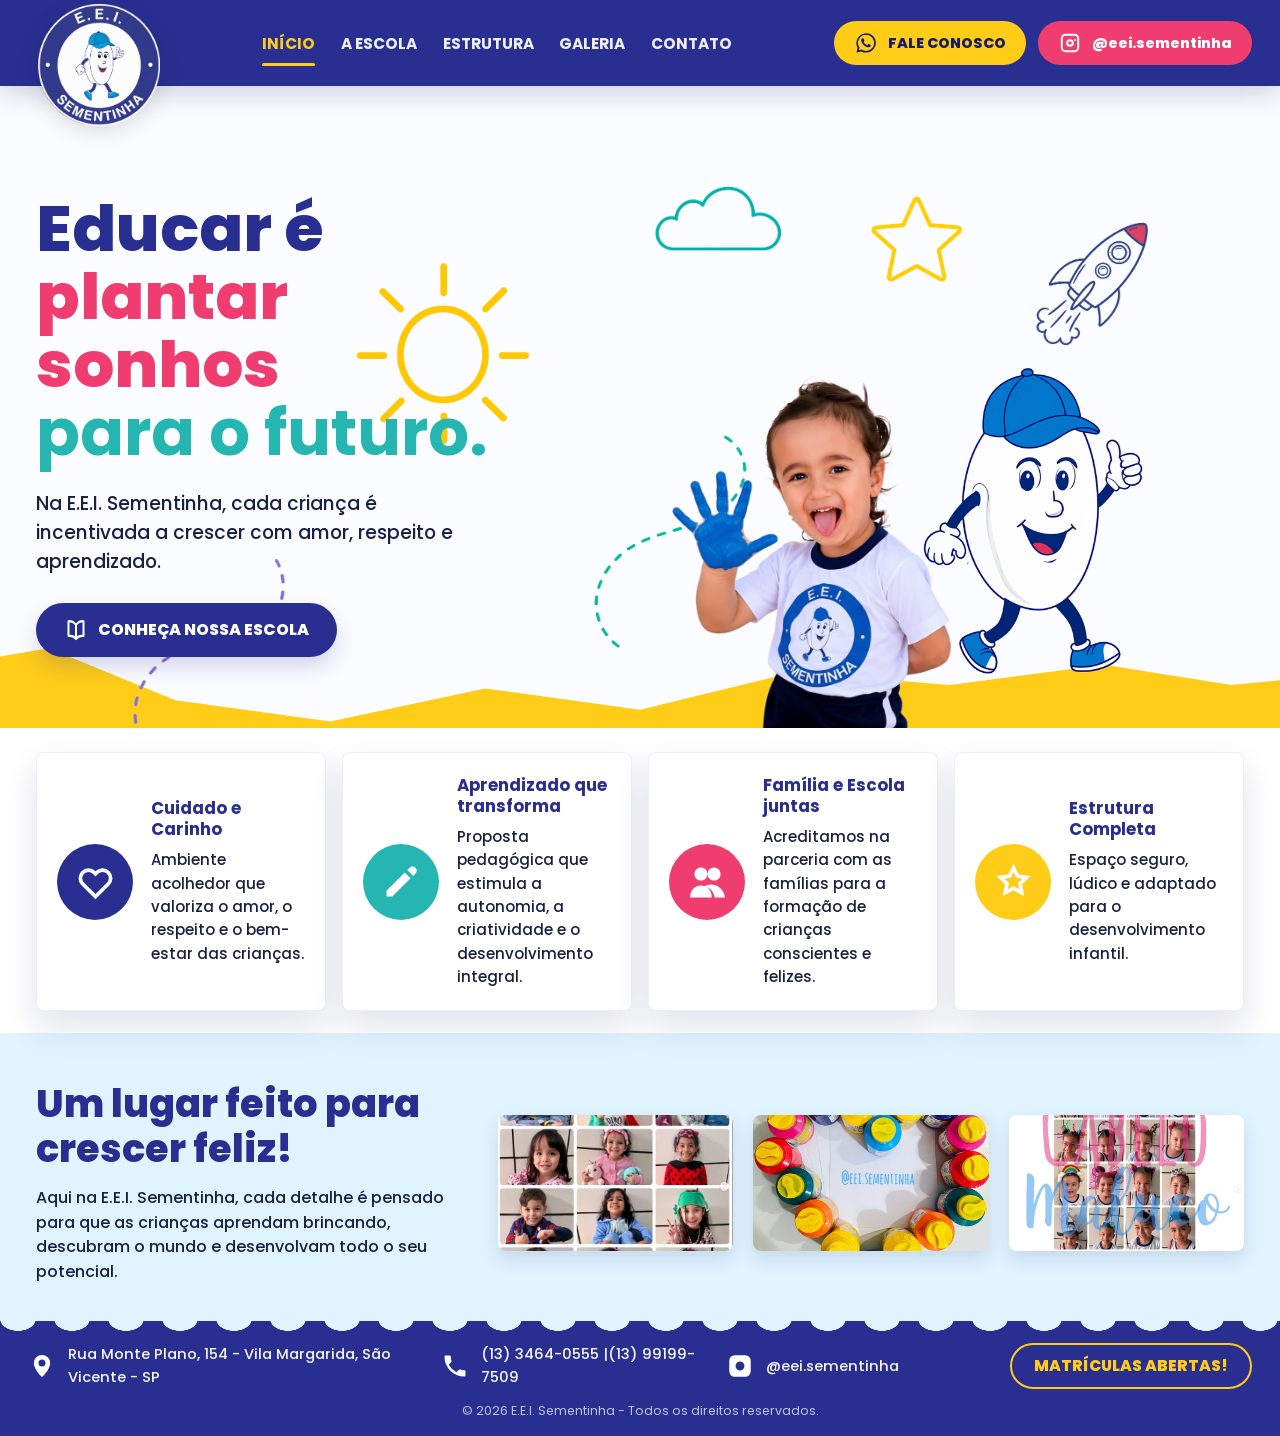
<file: index.html>
<!DOCTYPE html>
<html lang="pt-BR">
<head>
  <meta charset="UTF-8">
  <meta name="viewport" content="width=device-width, initial-scale=1.0">
  <meta name="description" content="E.E.I. Sementinha: escola de educação infantil em São Vicente com cuidado, carinho, aprendizagem e estrutura preparada para cada fase da criança.">
  <title>E.E.I. Sementinha | Educação Infantil</title>
  <link rel="icon" href="assets/sementinha.ico">
  <link rel="preconnect" href="https://fonts.googleapis.com">
  <link rel="preconnect" href="https://fonts.gstatic.com" crossorigin>
  <link href="https://fonts.googleapis.com/css2?family=Poppins:wght@400;500;600;700;800&display=swap" rel="stylesheet">
  <link rel="stylesheet" href="style.css">
  <script src="script.js" defer></script>
</head>
<body>
  <header class="site-header">
    <a class="brand" href="index.html" aria-label="E.E.I. Sementinha">
      <img src="assets/logo.png" alt="Logo E.E.I. Sementinha">
    </a>

    <button class="menu-toggle" type="button" aria-label="Abrir menu" aria-expanded="false">
      <span></span>
      <span></span>
      <span></span>
    </button>

    <nav class="main-nav" aria-label="Menu principal">
      <a class="active" href="index.html">Início</a>
      <a href="escola.html">A Escola</a>
      <a href="estrutura.html">Estrutura</a>
      <a href="galeria.html">Galeria</a>
      <a href="contato.html">Contato</a>
    </nav>

    <div class="header-actions">
      <a class="pill pill-whatsapp" href="https://wa.me/5513991997509" target="_blank" rel="noopener" aria-label="Fale conosco pelo WhatsApp">
        <svg viewBox="0 0 24 24" aria-hidden="true"><path d="M19.1 4.9A9.9 9.9 0 0 0 3.6 16.8L2.5 21.5l4.8-1.1A9.9 9.9 0 0 0 12 21.6 9.9 9.9 0 0 0 19.1 4.9Zm-7.1 15a8 8 0 0 1-4.1-1.1l-.3-.2-2.8.7.7-2.7-.2-.3A8.1 8.1 0 1 1 12 19.9Zm4.5-6.1c-.2-.1-1.4-.7-1.6-.8-.2-.1-.4-.1-.6.1-.2.2-.6.8-.8.9-.1.2-.3.2-.5.1a6.6 6.6 0 0 1-3.3-2.9c-.1-.2 0-.4.1-.5l.4-.5c.1-.1.1-.2.2-.4.1-.1 0-.3 0-.4 0-.1-.5-1.3-.7-1.7-.2-.4-.4-.4-.6-.4h-.5c-.2 0-.4.1-.6.3-.2.2-.8.8-.8 2s.8 2.3.9 2.5c.1.2 1.6 2.6 4 3.6.6.3 1 .4 1.4.5.6.2 1.1.1 1.5.1.5-.1 1.4-.6 1.6-1.1.2-.6.2-1 .2-1.1-.1-.2-.2-.2-.4-.3Z"/></svg>
        Fale Conosco
      </a>
      <a class="pill pill-instagram" href="https://www.instagram.com/eei.sementinha/" target="_blank" rel="noopener" aria-label="Instagram da E.E.I. Sementinha">
        <svg viewBox="0 0 24 24" aria-hidden="true"><path d="M7.4 2.8h9.2a4.6 4.6 0 0 1 4.6 4.6v9.2a4.6 4.6 0 0 1-4.6 4.6H7.4a4.6 4.6 0 0 1-4.6-4.6V7.4a4.6 4.6 0 0 1 4.6-4.6Zm0 2A2.6 2.6 0 0 0 4.8 7.4v9.2a2.6 2.6 0 0 0 2.6 2.6h9.2a2.6 2.6 0 0 0 2.6-2.6V7.4a2.6 2.6 0 0 0-2.6-2.6H7.4Zm4.6 3.4a3.8 3.8 0 1 1 0 7.6 3.8 3.8 0 0 1 0-7.6Zm0 2a1.8 1.8 0 1 0 0 3.6 1.8 1.8 0 0 0 0-3.6Zm5-2.2a1 1 0 1 1 0 2 1 1 0 0 1 0-2Z"/></svg>
        @eei.sementinha
      </a>
    </div>
  </header>

  <main>
    <section class="hero">
      <img src="assets/sol.png" class="decor decor-sun" alt="">
      <img src="assets/nuvem.png" class="decor decor-cloud" alt="">
      <img src="assets/estrela.png" class="decor decor-star" alt="">
      <img src="assets/foguete.png" class="decor decor-rocket" alt="">
      <img src="assets/linha1.png" class="decor decor-line-one" alt="">
      <img src="assets/linha2.png" class="decor decor-line-two" alt="">

      <div class="hero-inner">
        <div class="hero-copy reveal">
          <h1>Educar é <span>plantar sonhos</span> <strong>para o futuro.</strong></h1>
          <p>Na E.E.I. Sementinha, cada criança é incentivada a crescer com amor, respeito e aprendizado.</p>
          <a class="cta" href="escola.html">
            <svg viewBox="0 0 24 24" aria-hidden="true"><path d="M12 5.5A8.8 8.8 0 0 0 5 2.1 1.5 1.5 0 0 0 3.5 3.6v13.8A1.5 1.5 0 0 0 5 18.9a8.8 8.8 0 0 1 7 3.4 8.8 8.8 0 0 1 7-3.4 1.5 1.5 0 0 0 1.5-1.5V3.6A1.5 1.5 0 0 0 19 2.1a8.8 8.8 0 0 0-7 3.4Zm-1 12.6a10.8 10.8 0 0 0-5.5-1.3V4.2A6.8 6.8 0 0 1 11 7v11.1Zm2 0V7a6.8 6.8 0 0 1 5.5-2.8v12.6a10.8 10.8 0 0 0-5.5 1.3Z"/></svg>
            Conheça nossa escola
          </a>
        </div>

        <div class="hero-visual" aria-hidden="true">
          <img class="hero-child" src="assets/malu.png" alt="">
          <img class="hero-mascot" src="assets/mascote.png" alt="">
        </div>
      </div>
    </section>

    <section class="benefits" aria-label="Diferenciais da escola">
      <article class="benefit-card reveal">
        <div class="benefit-icon icon-blue"><svg viewBox="0 0 24 24"><path d="M12 21.4 4.5 14A5.3 5.3 0 0 1 12 6.5 5.3 5.3 0 0 1 19.5 14L12 21.4Zm0-2.8 6.1-6a3.3 3.3 0 0 0-4.7-4.7l-1.4 1.4-1.4-1.4a3.3 3.3 0 1 0-4.7 4.7l6.1 6Z"/></svg></div>
        <div>
          <h2>Cuidado e Carinho</h2>
          <p>Ambiente acolhedor que valoriza o amor, o respeito e o bem-estar das crianças.</p>
        </div>
      </article>
      <article class="benefit-card reveal">
        <div class="benefit-icon icon-teal"><svg viewBox="0 0 24 24"><path d="m4 16.9 9.7-9.7 3.1 3.1L7.1 20H4v-3.1Zm11.1-11 1.3-1.3a2.2 2.2 0 0 1 3.1 3.1l-1.3 1.3-3.1-3.1Z"/></svg></div>
        <div>
          <h2>Aprendizado que transforma</h2>
          <p>Proposta pedagógica que estimula a autonomia, a criatividade e o desenvolvimento integral.</p>
        </div>
      </article>
      <article class="benefit-card reveal">
        <div class="benefit-icon icon-pink"><svg viewBox="0 0 24 24"><path d="M8.5 11.5a3.5 3.5 0 1 1 0-7 3.5 3.5 0 0 1 0 7Zm7 0a3.5 3.5 0 1 1 0-7 3.5 3.5 0 0 1 0 7ZM2.8 19.8a5.7 5.7 0 0 1 11.4 0v.7H2.8v-.7Zm7.5-5.3a7.5 7.5 0 0 1 11 6H15.9a7.5 7.5 0 0 0-5.6-6Z"/></svg></div>
        <div>
          <h2>Família e Escola juntas</h2>
          <p>Acreditamos na parceria com as famílias para a formação de crianças conscientes e felizes.</p>
        </div>
      </article>
      <article class="benefit-card reveal">
        <div class="benefit-icon icon-yellow"><svg viewBox="0 0 24 24"><path d="m12 2.5 2.8 5.7 6.3.9-4.5 4.4 1.1 6.2-5.7-3-5.7 3 1.1-6.2-4.5-4.4 6.3-.9L12 2.5Zm0 4.5-1.5 3-3.3.5 2.4 2.3-.6 3.3 3-1.6 3 1.6-.6-3.3 2.4-2.3-3.3-.5L12 7Z"/></svg></div>
        <div>
          <h2>Estrutura Completa</h2>
          <p>Espaço seguro, lúdico e adaptado para o desenvolvimento infantil.</p>
        </div>
      </article>
    </section>

    <section class="home-gallery">
      <div class="home-gallery-copy reveal">
        <h2>Um lugar feito para crescer feliz!</h2>
        <p>Aqui na E.E.I. Sementinha, cada detalhe é pensado para que as crianças aprendam brincando, descubram o mundo e desenvolvam todo o seu potencial.</p>
      </div>
      <div class="home-gallery-grid reveal">
        <img src="assets/foto2.png" alt="Parquinho colorido da escola">
        <img src="assets/foto1.png" alt="Sala de aula infantil organizada">
        <img src="assets/foto3.png" alt="Criança com as mãos pintadas">
      </div>
    </section>
  </main>

  <footer class="site-footer">
    <div class="footer-wave"></div>
    <div class="footer-content">
      <a class="footer-item" href="https://maps.google.com/?q=Rua%20Monte%20Plano%20154%20Vila%20Margarida%20S%C3%A3o%20Vicente%20SP" target="_blank" rel="noopener">
        <svg viewBox="0 0 24 24"><path d="M12 21.5s7-6.1 7-12A7 7 0 1 0 5 9.5c0 5.9 7 12 7 12Zm0-9a3 3 0 1 1 0-6 3 3 0 0 1 0 6Z"/></svg>
        Rua Monte Plano, 154 - Vila Margarida, São Vicente - SP
      </a>
      <a class="footer-item" href="tel:+551334640555">
        <svg viewBox="0 0 24 24"><path d="M6.6 10.8a15.4 15.4 0 0 0 6.6 6.6l2.2-2.2a1 1 0 0 1 1-.2 11.5 11.5 0 0 0 3.6.6 1 1 0 0 1 1 1V20a1 1 0 0 1-1 1A17 17 0 0 1 3 4a1 1 0 0 1 1-1h3.4a1 1 0 0 1 1 1 11.5 11.5 0 0 0 .6 3.6 1 1 0 0 1-.2 1l-2.2 2.2Z"/></svg>
        (13) 3464-0555 |(13) 99199-7509
      </a>
      <a class="footer-item" href="https://www.instagram.com/eei.sementinha/" target="_blank" rel="noopener">
        <svg viewBox="0 0 24 24"><path d="M7.4 2.8h9.2a4.6 4.6 0 0 1 4.6 4.6v9.2a4.6 4.6 0 0 1-4.6 4.6H7.4a4.6 4.6 0 0 1-4.6-4.6V7.4a4.6 4.6 0 0 1 4.6-4.6Zm4.6 5.4a3.8 3.8 0 1 0 0 7.6 3.8 3.8 0 0 0 0-7.6Z"/></svg>
        @eei.sementinha
      </a>
      <a class="footer-cta" href="contato.html">Matrículas abertas!</a>
    </div>
    <p class="footer-copy">© 2026 E.E.I. Sementinha - Todos os direitos reservados.</p>
  </footer>
</body>
</html>
</file>
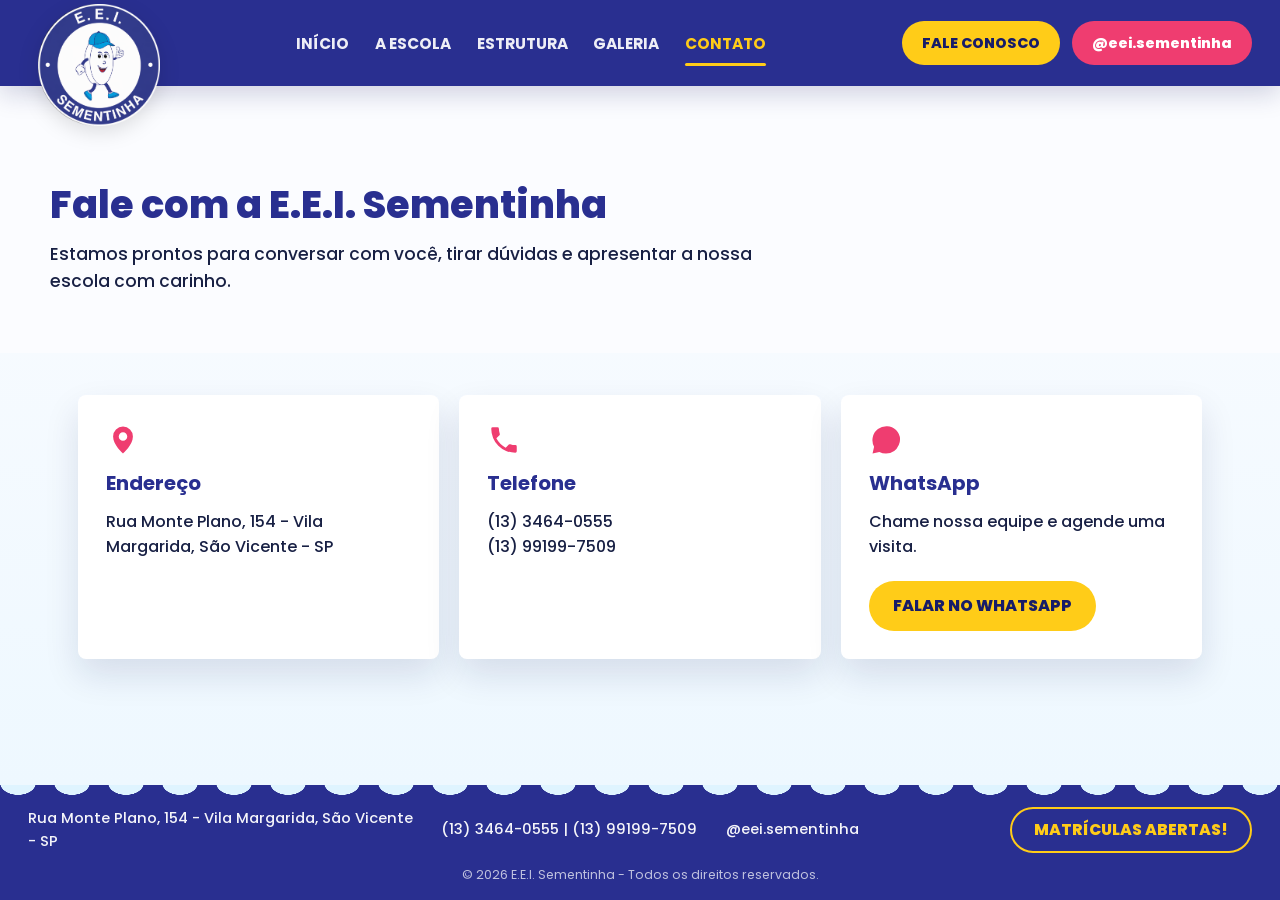
<file: contato.html>
<!DOCTYPE html>
<html lang="pt-BR">
<head>
  <meta charset="UTF-8">
  <meta name="viewport" content="width=device-width, initial-scale=1.0">
  <meta name="description" content="Entre em contato com a E.E.I. Sementinha em São Vicente pelo WhatsApp, telefone ou Instagram.">
  <title>Contato | E.E.I. Sementinha</title>
  <link rel="icon" href="assets/sementinha.ico">
  <link rel="preconnect" href="https://fonts.googleapis.com">
  <link rel="preconnect" href="https://fonts.gstatic.com" crossorigin>
  <link href="https://fonts.googleapis.com/css2?family=Poppins:wght@400;500;600;700;800&display=swap" rel="stylesheet">
  <link rel="stylesheet" href="style.css">
  <script src="script.js" defer></script>
</head>
<body>
  <header class="site-header">
    <a class="brand" href="index.html" aria-label="E.E.I. Sementinha"><img src="assets/logo.png" alt="Logo E.E.I. Sementinha"></a>
    <button class="menu-toggle" type="button" aria-label="Abrir menu" aria-expanded="false"><span></span><span></span><span></span></button>
    <nav class="main-nav" aria-label="Menu principal">
      <a href="index.html">Início</a>
      <a href="escola.html">A Escola</a>
      <a href="estrutura.html">Estrutura</a>
      <a href="galeria.html">Galeria</a>
      <a class="active" href="contato.html">Contato</a>
    </nav>
    <div class="header-actions">
      <a class="pill pill-whatsapp" href="https://wa.me/5513991997509" target="_blank" rel="noopener">Fale Conosco</a>
      <a class="pill pill-instagram" href="https://www.instagram.com/eei.sementinha/" target="_blank" rel="noopener">@eei.sementinha</a>
    </div>
  </header>

  <main class="page-main">
    <section class="page-hero">
      <div class="container reveal">
        <h1>Fale com a E.E.I. Sementinha</h1>
        <p>Estamos prontos para conversar com você, tirar dúvidas e apresentar a nossa escola com carinho.</p>
      </div>
    </section>

    <section class="content-section">
      <div class="contact-grid">
        <article class="contact-card reveal">
          <svg viewBox="0 0 24 24" aria-hidden="true"><path d="M12 21.5s7-6.1 7-12A7 7 0 1 0 5 9.5c0 5.9 7 12 7 12Zm0-9a3 3 0 1 1 0-6 3 3 0 0 1 0 6Z"/></svg>
          <h2>Endereço</h2>
          <p>Rua Monte Plano, 154 - Vila Margarida, São Vicente - SP</p>
        </article>
        <article class="contact-card reveal">
          <svg viewBox="0 0 24 24" aria-hidden="true"><path d="M6.6 10.8a15.4 15.4 0 0 0 6.6 6.6l2.2-2.2a1 1 0 0 1 1-.2 11.5 11.5 0 0 0 3.6.6 1 1 0 0 1 1 1V20a1 1 0 0 1-1 1A17 17 0 0 1 3 4a1 1 0 0 1 1-1h3.4a1 1 0 0 1 1 1 11.5 11.5 0 0 0 .6 3.6 1 1 0 0 1-.2 1l-2.2 2.2Z"/></svg>
          <h2>Telefone</h2>
          <p>(13) 3464-0555<br>(13) 99199-7509</p>
        </article>
        <article class="contact-card reveal">
          <svg viewBox="0 0 24 24" aria-hidden="true"><path d="M19.1 4.9A9.9 9.9 0 0 0 3.6 16.8L2.5 21.5l4.8-1.1A9.9 9.9 0 0 0 12 21.6 9.9 9.9 0 0 0 19.1 4.9Z"/></svg>
          <h2>WhatsApp</h2>
          <p>Chame nossa equipe e agende uma visita.</p>
          <a class="contact-button" href="https://wa.me/5513991997509" target="_blank" rel="noopener">Falar no WhatsApp</a>
        </article>
      </div>
    </section>
  </main>

  <footer class="site-footer">
    <div class="footer-wave"></div>
    <div class="footer-content">
      <a class="footer-item" href="https://maps.google.com/?q=Rua%20Monte%20Plano%20154%20Vila%20Margarida%20S%C3%A3o%20Vicente%20SP" target="_blank" rel="noopener">Rua Monte Plano, 154 - Vila Margarida, São Vicente - SP</a>
      <a class="footer-item" href="tel:+551334640555">(13) 3464-0555 | (13) 99199-7509</a>
      <a class="footer-item" href="https://www.instagram.com/eei.sementinha/" target="_blank" rel="noopener">@eei.sementinha</a>
      <a class="footer-cta" href="contato.html">Matrículas abertas!</a>
    </div>
    <p class="footer-copy">© 2026 E.E.I. Sementinha - Todos os direitos reservados.</p>
  </footer>
</body>
</html>
</file>
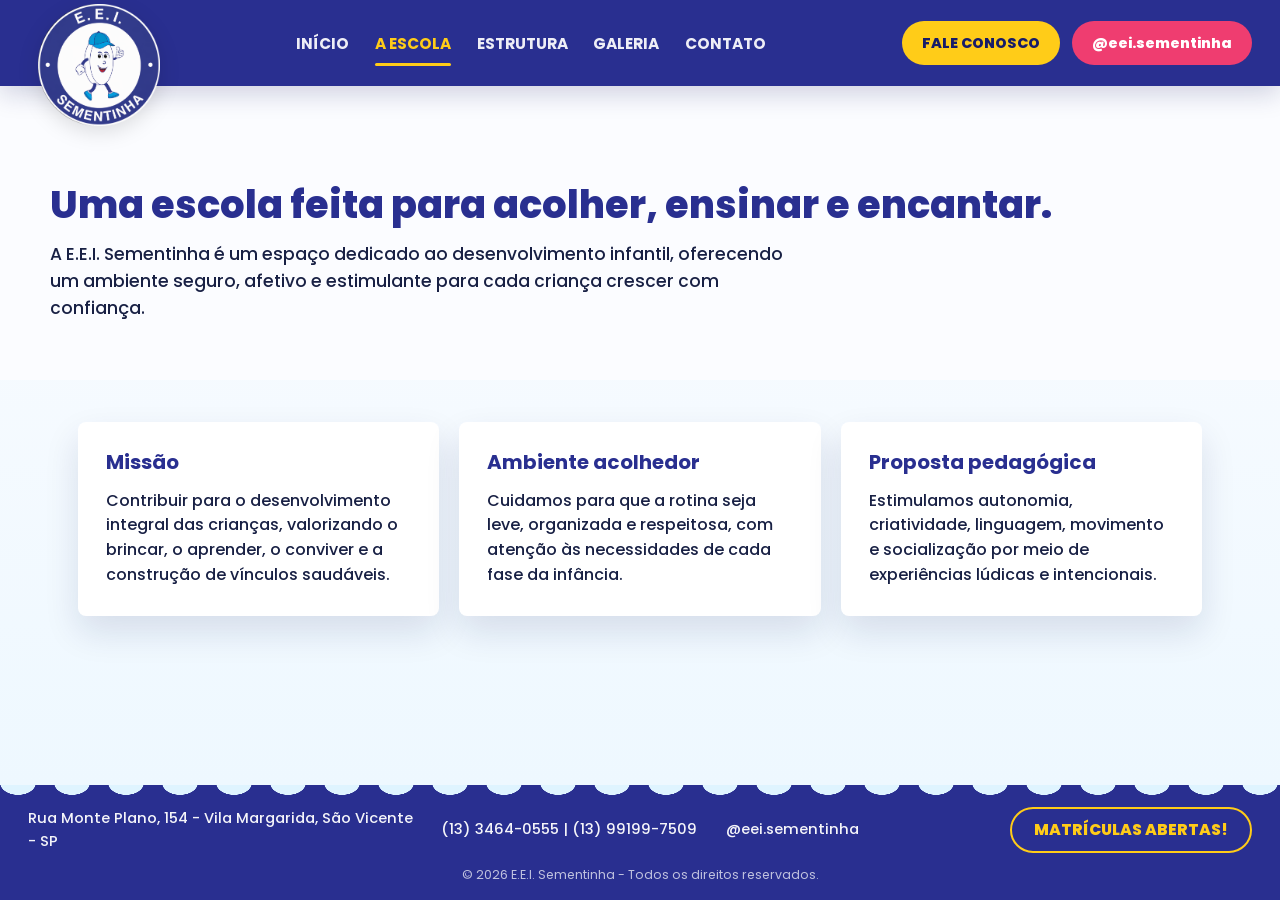
<file: escola.html>
<!DOCTYPE html>
<html lang="pt-BR">
<head>
  <meta charset="UTF-8">
  <meta name="viewport" content="width=device-width, initial-scale=1.0">
  <meta name="description" content="Conheça a E.E.I. Sementinha, nossa missão, proposta pedagógica e cuidado com o desenvolvimento infantil.">
  <title>A Escola | E.E.I. Sementinha</title>
  <link rel="icon" href="assets/sementinha.ico">
  <link rel="preconnect" href="https://fonts.googleapis.com">
  <link rel="preconnect" href="https://fonts.gstatic.com" crossorigin>
  <link href="https://fonts.googleapis.com/css2?family=Poppins:wght@400;500;600;700;800&display=swap" rel="stylesheet">
  <link rel="stylesheet" href="style.css">
  <script src="script.js" defer></script>
</head>
<body>
  <header class="site-header">
    <a class="brand" href="index.html" aria-label="E.E.I. Sementinha"><img src="assets/logo.png" alt="Logo E.E.I. Sementinha"></a>
    <button class="menu-toggle" type="button" aria-label="Abrir menu" aria-expanded="false"><span></span><span></span><span></span></button>
    <nav class="main-nav" aria-label="Menu principal">
      <a href="index.html">Início</a>
      <a class="active" href="escola.html">A Escola</a>
      <a href="estrutura.html">Estrutura</a>
      <a href="galeria.html">Galeria</a>
      <a href="contato.html">Contato</a>
    </nav>
    <div class="header-actions">
      <a class="pill pill-whatsapp" href="https://wa.me/5513991997509" target="_blank" rel="noopener">Fale Conosco</a>
      <a class="pill pill-instagram" href="https://www.instagram.com/eei.sementinha/" target="_blank" rel="noopener">@eei.sementinha</a>
    </div>
  </header>

  <main class="page-main">
    <section class="page-hero">
      <div class="container reveal">
        <h1>Uma escola feita para acolher, ensinar e encantar.</h1>
        <p>A E.E.I. Sementinha é um espaço dedicado ao desenvolvimento infantil, oferecendo um ambiente seguro, afetivo e estimulante para cada criança crescer com confiança.</p>
      </div>
    </section>

    <section class="content-section">
      <div class="feature-grid">
        <article class="feature reveal">
          <h2>Missão</h2>
          <p>Contribuir para o desenvolvimento integral das crianças, valorizando o brincar, o aprender, o conviver e a construção de vínculos saudáveis.</p>
        </article>
        <article class="feature reveal">
          <h2>Ambiente acolhedor</h2>
          <p>Cuidamos para que a rotina seja leve, organizada e respeitosa, com atenção às necessidades de cada fase da infância.</p>
        </article>
        <article class="feature reveal" id="proposta">
          <h2>Proposta pedagógica</h2>
          <p>Estimulamos autonomia, criatividade, linguagem, movimento e socialização por meio de experiências lúdicas e intencionais.</p>
        </article>
      </div>
    </section>
  </main>

  <footer class="site-footer">
    <div class="footer-wave"></div>
    <div class="footer-content">
      <a class="footer-item" href="https://maps.google.com/?q=Rua%20Monte%20Plano%20154%20Vila%20Margarida%20S%C3%A3o%20Vicente%20SP" target="_blank" rel="noopener">Rua Monte Plano, 154 - Vila Margarida, São Vicente - SP</a>
      <a class="footer-item" href="tel:+551334640555">(13) 3464-0555 | (13) 99199-7509</a>
      <a class="footer-item" href="https://www.instagram.com/eei.sementinha/" target="_blank" rel="noopener">@eei.sementinha</a>
      <a class="footer-cta" href="contato.html">Matrículas abertas!</a>
    </div>
    <p class="footer-copy">© 2026 E.E.I. Sementinha - Todos os direitos reservados.</p>
  </footer>
</body>
</html>
</file>
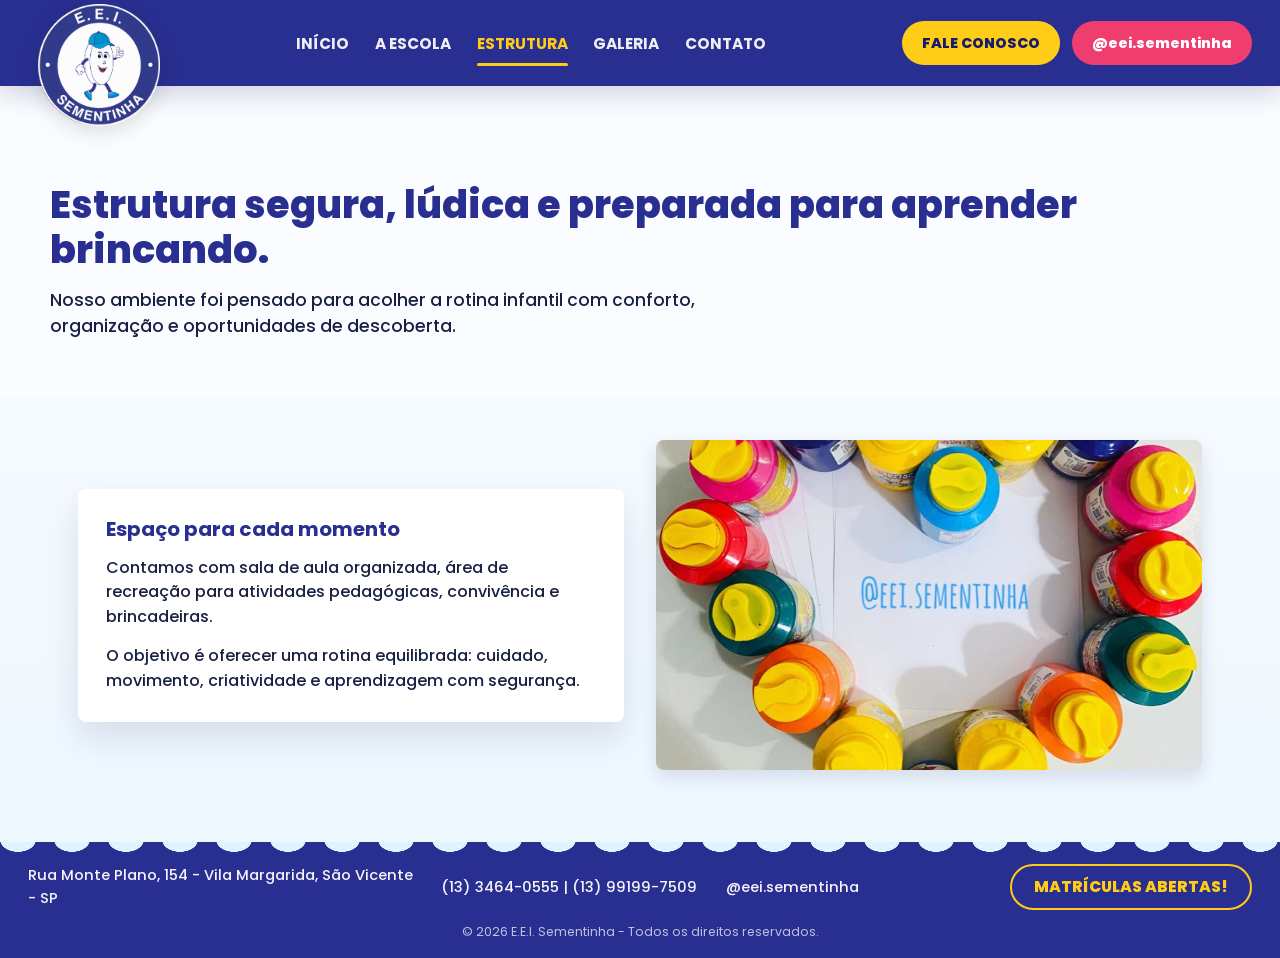
<file: estrutura.html>
<!DOCTYPE html>
<html lang="pt-BR">
<head>
  <meta charset="UTF-8">
  <meta name="viewport" content="width=device-width, initial-scale=1.0">
  <meta name="description" content="Conheça a estrutura da E.E.I. Sementinha: salas, recreação e espaços preparados para educação infantil.">
  <title>Estrutura | E.E.I. Sementinha</title>
  <link rel="icon" href="assets/sementinha.ico">
  <link rel="preconnect" href="https://fonts.googleapis.com">
  <link rel="preconnect" href="https://fonts.gstatic.com" crossorigin>
  <link href="https://fonts.googleapis.com/css2?family=Poppins:wght@400;500;600;700;800&display=swap" rel="stylesheet">
  <link rel="stylesheet" href="style.css">
  <script src="script.js" defer></script>
</head>
<body>
  <header class="site-header">
    <a class="brand" href="index.html" aria-label="E.E.I. Sementinha"><img src="assets/logo.png" alt="Logo E.E.I. Sementinha"></a>
    <button class="menu-toggle" type="button" aria-label="Abrir menu" aria-expanded="false"><span></span><span></span><span></span></button>
    <nav class="main-nav" aria-label="Menu principal">
      <a href="index.html">Início</a>
      <a href="escola.html">A Escola</a>
      <a class="active" href="estrutura.html">Estrutura</a>
      <a href="galeria.html">Galeria</a>
      <a href="contato.html">Contato</a>
    </nav>
    <div class="header-actions">
      <a class="pill pill-whatsapp" href="https://wa.me/5513991997509" target="_blank" rel="noopener">Fale Conosco</a>
      <a class="pill pill-instagram" href="https://www.instagram.com/eei.sementinha/" target="_blank" rel="noopener">@eei.sementinha</a>
    </div>
  </header>

  <main class="page-main">
    <section class="page-hero">
      <div class="container reveal">
        <h1>Estrutura segura, lúdica e preparada para aprender brincando.</h1>
        <p>Nosso ambiente foi pensado para acolher a rotina infantil com conforto, organização e oportunidades de descoberta.</p>
      </div>
    </section>

    <section class="content-section">
      <div class="structure-layout">
        <div class="feature reveal">
          <h2>Espaço para cada momento</h2>
          <p>Contamos com sala de aula organizada, área de recreação para atividades pedagógicas, convivência e brincadeiras.</p>
          <p>O objetivo é oferecer uma rotina equilibrada: cuidado, movimento, criatividade e aprendizagem com segurança.</p>
        </div>
        <img class="structure-image reveal" src="assets/foto1.png" alt="Sala de aula infantil da E.E.I. Sementinha">
      </div>
    </section>
  </main>

  <footer class="site-footer">
    <div class="footer-wave"></div>
    <div class="footer-content">
      <a class="footer-item" href="https://maps.google.com/?q=Rua%20Monte%20Plano%20154%20Vila%20Margarida%20S%C3%A3o%20Vicente%20SP" target="_blank" rel="noopener">Rua Monte Plano, 154 - Vila Margarida, São Vicente - SP</a>
      <a class="footer-item" href="tel:+551334640555">(13) 3464-0555 | (13) 99199-7509</a>
      <a class="footer-item" href="https://www.instagram.com/eei.sementinha/" target="_blank" rel="noopener">@eei.sementinha</a>
      <a class="footer-cta" href="contato.html">Matrículas abertas!</a>
    </div>
    <p class="footer-copy">© 2026 E.E.I. Sementinha - Todos os direitos reservados.</p>
  </footer>
</body>
</html>
</file>
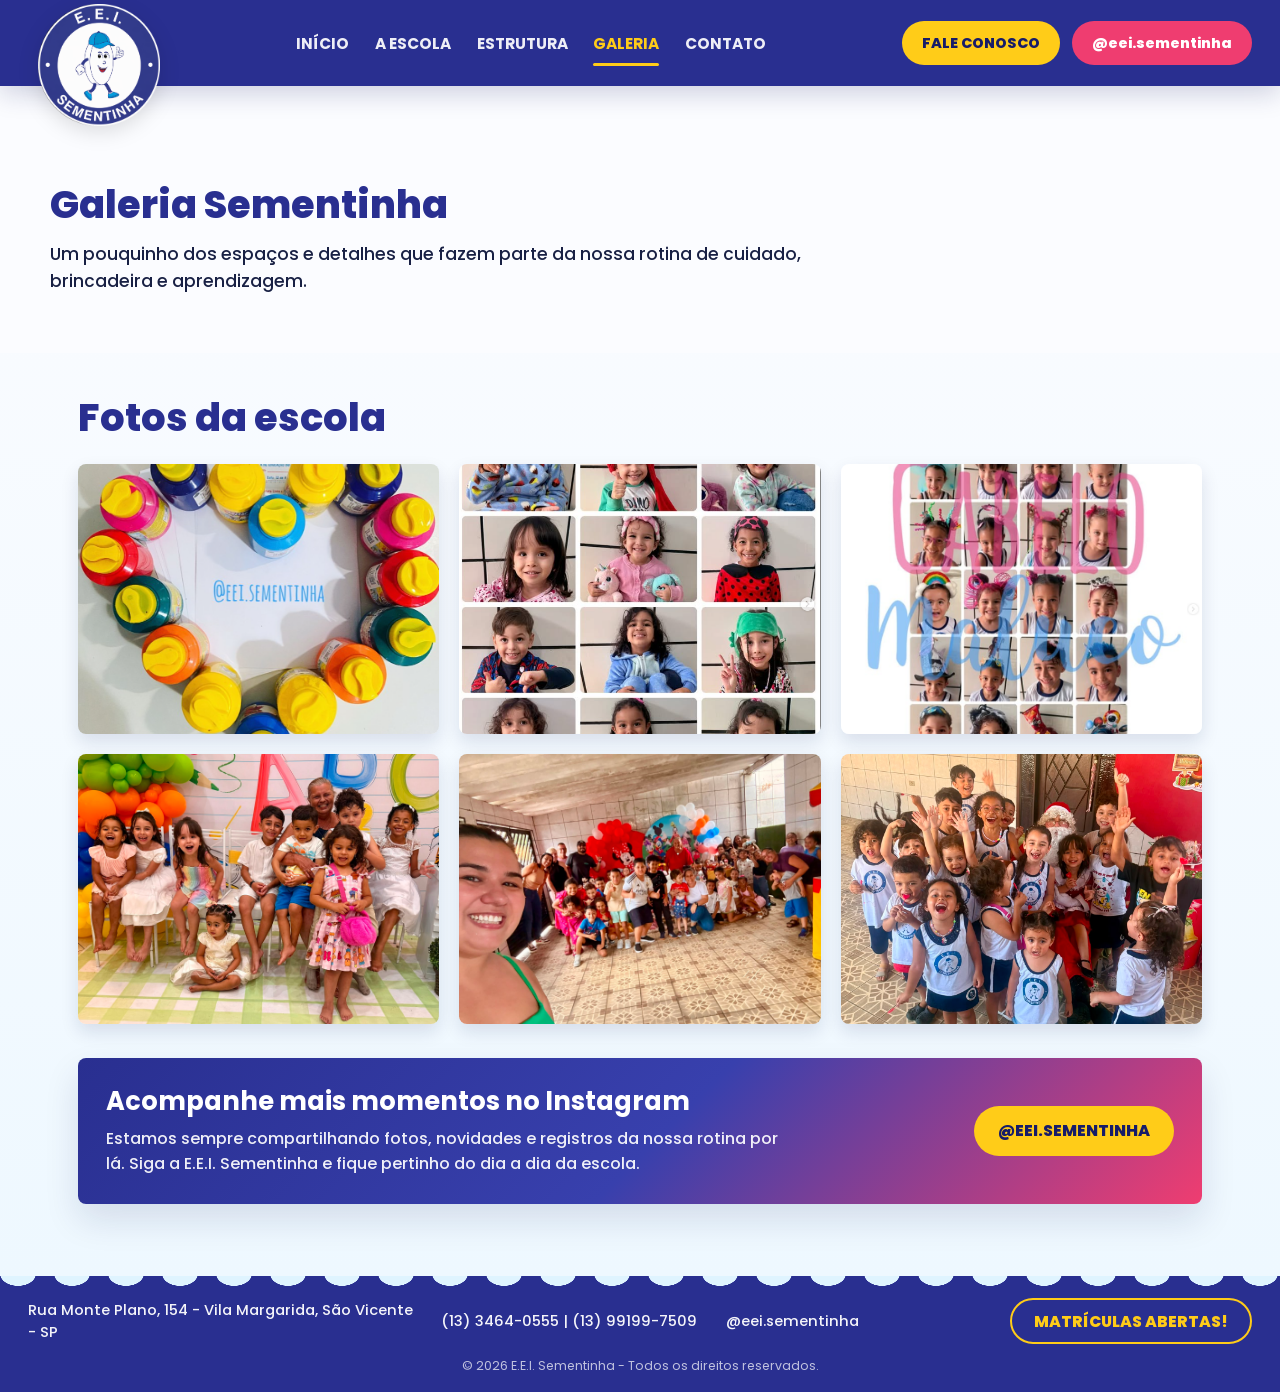
<file: galeria.html>
<!DOCTYPE html>
<html lang="pt-BR">
<head>
  <meta charset="UTF-8">
  <meta name="viewport" content="width=device-width, initial-scale=1.0">
  <meta name="description" content="Galeria da E.E.I. Sementinha com ambientes e momentos da escola.">
  <title>Galeria | E.E.I. Sementinha</title>
  <link rel="icon" href="assets/sementinha.ico">
  <link rel="preconnect" href="https://fonts.googleapis.com">
  <link rel="preconnect" href="https://fonts.gstatic.com" crossorigin>
  <link href="https://fonts.googleapis.com/css2?family=Poppins:wght@400;500;600;700;800&display=swap" rel="stylesheet">
  <link rel="stylesheet" href="style.css">
  <script src="script.js" defer></script>
</head>
<body>
  <header class="site-header">
    <a class="brand" href="index.html" aria-label="E.E.I. Sementinha"><img src="assets/logo.png" alt="Logo E.E.I. Sementinha"></a>
    <button class="menu-toggle" type="button" aria-label="Abrir menu" aria-expanded="false"><span></span><span></span><span></span></button>
    <nav class="main-nav" aria-label="Menu principal">
      <a href="index.html">Início</a>
      <a href="escola.html">A Escola</a>
      <a href="estrutura.html">Estrutura</a>
      <a class="active" href="galeria.html">Galeria</a>
      <a href="contato.html">Contato</a>
    </nav>
    <div class="header-actions">
      <a class="pill pill-whatsapp" href="https://wa.me/5513991997509" target="_blank" rel="noopener">Fale Conosco</a>
      <a class="pill pill-instagram" href="https://www.instagram.com/eei.sementinha/" target="_blank" rel="noopener">@eei.sementinha</a>
    </div>
  </header>

  <main class="page-main">
    <section class="page-hero">
      <div class="container reveal">
        <h1>Galeria Sementinha</h1>
        <p>Um pouquinho dos espaços e detalhes que fazem parte da nossa rotina de cuidado, brincadeira e aprendizagem.</p>
      </div>
    </section>

    <section class="photo-section">
      <h2 class="section-title reveal">Fotos da escola</h2>
      <div class="photo-grid">
        <img class="reveal" src="assets/foto1.png" alt="Sala de aula infantil colorida">
        <img class="reveal" src="assets/foto2.png" alt="Parquinho da escola">
        <img class="reveal" src="assets/foto3.png" alt="Criança com as mãos pintadas">
        <img class="reveal" src="assets/foto4.jpeg" alt="Momento especial na E.E.I. Sementinha">
        <img class="reveal" src="assets/foto5.jpeg" alt="Atividade infantil na escola">
        <img class="reveal" src="assets/foto6.jpeg" alt="Registro da rotina escolar">
      </div>

      <div class="instagram-callout reveal">
        <div>
          <h2>Acompanhe mais momentos no Instagram</h2>
          <p>Estamos sempre compartilhando fotos, novidades e registros da nossa rotina por lá. Siga a E.E.I. Sementinha e fique pertinho do dia a dia da escola.</p>
        </div>
        <a class="contact-button" href="https://www.instagram.com/eei.sementinha/" target="_blank" rel="noopener">@eei.sementinha</a>
      </div>
    </section>
  </main>

  <footer class="site-footer">
    <div class="footer-wave"></div>
    <div class="footer-content">
      <a class="footer-item" href="https://maps.google.com/?q=Rua%20Monte%20Plano%20154%20Vila%20Margarida%20S%C3%A3o%20Vicente%20SP" target="_blank" rel="noopener">Rua Monte Plano, 154 - Vila Margarida, São Vicente - SP</a>
      <a class="footer-item" href="tel:+551334640555">(13) 3464-0555 | (13) 99199-7509</a>
      <a class="footer-item" href="https://www.instagram.com/eei.sementinha/" target="_blank" rel="noopener">@eei.sementinha</a>
      <a class="footer-cta" href="contato.html">Matrículas abertas!</a>
    </div>
    <p class="footer-copy">© 2026 E.E.I. Sementinha - Todos os direitos reservados.</p>
  </footer>
</body>
</html>
</file>
<file: style.css>
:root {
  --blue: #292f90;
  --blue-dark: #171c68;
  --yellow: #ffcc18;
  --pink: #ef3d70;
  --teal: #25b6b2;
  --ink: #182044;
  --muted: #5d6380;
  --soft: #f7f9ff;
  --sky: #dff4ff;
  --white: #ffffff;
  --shadow: 0 16px 35px rgba(18, 25, 80, 0.12);
  --radius: 8px;
}

* {
  box-sizing: border-box;
  margin: 0;
  padding: 0;
}

html {
  scroll-behavior: smooth;
}

body {
  display: flex;
  flex-direction: column;
  min-width: 320px;
  min-height: 100vh;
  background: var(--soft);
  color: var(--ink);
  font-family: "Poppins", Arial, sans-serif;
  font-size: 16px;
  line-height: 1.55;
}

img,
svg {
  display: block;
}

a {
  color: inherit;
  text-decoration: none;
}

main {
  flex: 1;
}

.site-header {
  position: sticky;
  top: 0;
  z-index: 20;
  display: grid;
  grid-template-columns: 132px 1fr auto;
  align-items: center;
  gap: 24px;
  min-height: 86px;
  padding: 0 28px;
  background: var(--blue);
  color: var(--white);
  box-shadow: 0 8px 24px rgba(16, 21, 90, 0.18);
}

.brand {
  position: relative;
  align-self: stretch;
}

.brand img {
  position: absolute;
  left: 10px;
  top: calc(50% + 22px);
  width: 122px;
  height: 122px;
  object-fit: contain;
  transform: translateY(-50%);
  filter: drop-shadow(0 6px 10px rgba(0, 0, 0, 0.12));
}

.main-nav {
  display: flex;
  justify-content: center;
  align-items: center;
  gap: clamp(18px, 2vw, 34px);
  min-width: 0;
}

.main-nav a {
  position: relative;
  padding: 30px 0 28px;
  color: rgba(255, 255, 255, 0.92);
  font-size: 0.96rem;
  font-weight: 700;
  text-transform: uppercase;
  white-space: nowrap;
}

.main-nav a::after {
  content: "";
  position: absolute;
  left: 0;
  right: 0;
  bottom: 18px;
  height: 3px;
  border-radius: 999px;
  background: var(--yellow);
  transform: scaleX(0);
  transform-origin: center;
  transition: transform 0.2s ease;
}

.main-nav a:hover,
.main-nav a.active {
  color: var(--yellow);
}

.main-nav a:hover::after,
.main-nav a.active::after {
  transform: scaleX(1);
}

.header-actions {
  display: flex;
  align-items: center;
  gap: 12px;
}

.pill,
.cta,
.footer-cta,
.contact-button {
  display: inline-flex;
  align-items: center;
  justify-content: center;
  gap: 10px;
  min-height: 44px;
  border-radius: 999px;
  font-weight: 800;
  line-height: 1;
  text-transform: uppercase;
  transition: transform 0.2s ease, box-shadow 0.2s ease, filter 0.2s ease;
}

.pill {
  padding: 0 20px;
  font-size: 0.9rem;
}

.pill svg,
.cta svg,
.footer-item svg,
.benefit-icon svg,
.contact-card svg,
.footer-cta svg {
  width: 24px;
  height: 24px;
  flex: 0 0 auto;
  fill: currentColor;
}

.pill-whatsapp {
  background: var(--yellow);
  color: var(--blue-dark);
}

.pill-instagram {
  background: var(--pink);
  color: var(--white);
  text-transform: none;
}

.pill:hover,
.cta:hover,
.footer-cta:hover,
.contact-button:hover {
  transform: translateY(-2px);
  filter: saturate(1.05);
}

.menu-toggle {
  display: none;
  width: 44px;
  height: 44px;
  border: 0;
  border-radius: 50%;
  background: var(--yellow);
  cursor: pointer;
}

.menu-toggle span {
  display: block;
  width: 20px;
  height: 2px;
  margin: 4px auto;
  border-radius: 999px;
  background: var(--blue-dark);
}

.hero {
  position: relative;
  min-height: 650px;
  overflow: hidden;
  background: #fbfcff;
}

.hero::after {
  content: "";
  position: absolute;
  left: -5%;
  right: -5%;
  bottom: -2px;
  height: 118px;
  background: var(--yellow);
  clip-path: polygon(0 40%, 8% 24%, 17% 68%, 28% 86%, 39% 58%, 50% 76%, 61% 44%, 72% 55%, 83% 38%, 92% 55%, 100% 46%, 100% 100%, 0 100%);
}

.hero-inner {
  position: relative;
  z-index: 2;
  display: grid;
  grid-template-columns: minmax(330px, 470px) minmax(540px, 1fr);
  align-items: end;
  gap: 24px;
  max-width: 1320px;
  min-height: 650px;
  margin: 0 auto;
  padding: 84px 36px 0;
}

.hero-copy {
  align-self: center;
  padding-bottom: 54px;
}

.hero-copy h1 {
  color: var(--blue);
  font-size: clamp(3.2rem, 5vw, 4.75rem);
  font-weight: 800;
  line-height: 1.06;
  letter-spacing: 0;
}

.hero-copy h1 span,
.hero-copy h1 strong {
  display: block;
}

.hero-copy h1 span {
  color: var(--pink);
}

.hero-copy h1 strong {
  color: var(--teal);
}

.hero-copy p {
  max-width: 440px;
  margin: 22px 0 26px;
  color: var(--ink);
  font-size: 1.18rem;
  font-weight: 500;
}

.cta {
  min-height: 54px;
  padding: 0 28px;
  background: var(--blue);
  color: var(--white);
  box-shadow: 0 10px 20px rgba(41, 47, 144, 0.18);
}

.hero-visual {
  position: relative;
  min-height: 560px;
}

.hero-child {
  position: absolute;
  z-index: 3;
  left: 2%;
  bottom: 0;
  width: min(58vw, 555px);
  max-height: 620px;
  object-fit: contain;
}

.hero-mascot {
  position: absolute;
  z-index: 2;
  right: 2%;
  bottom: 32px;
  width: min(36vw, 390px);
  max-height: 430px;
  object-fit: contain;
}

.decor {
  position: absolute;
  z-index: 1;
  pointer-events: none;
}

.decor-sun {
  left: 318px;
  top: 168px;
  width: 250px;
}

.decor-cloud {
  left: 50%;
  top: 74px;
  width: 158px;
}

.decor-star {
  right: 22.5%;
  top: 96px;
  width: 150px;
}

.decor-rocket {
  right: 5%;
  top: 114px;
  width: 250px;
}

.decor-line-one {
  left: 4%;
  bottom: 86px;
  width: 300px;
  top: 450px;
}

.decor-line-two {
  left: 40%;
  top: 330px;
  width: 300px;
}

.benefits {
  position: relative;
  z-index: 3;
  display: grid;
  grid-template-columns: repeat(4, minmax(0, 1fr));
  gap: 16px;
  max-width: 1320px;
  margin: -8px auto 0;
  padding: 24px 36px 22px;
  background: var(--white);
}

.benefit-card {
  display: grid;
  grid-template-columns: 76px 1fr;
  align-items: center;
  gap: 18px;
  min-height: 138px;
  padding: 22px 20px;
  border: 1px solid rgba(41, 47, 144, 0.08);
  border-radius: var(--radius);
  background: var(--white);
  box-shadow: var(--shadow);
}

.benefit-icon {
  display: grid;
  place-items: center;
  width: 76px;
  height: 76px;
  border-radius: 50%;
  color: var(--white);
}

.benefit-icon svg {
  width: 45px;
  height: 45px;
}

.icon-blue {
  background: var(--blue);
}

.icon-teal {
  background: var(--teal);
}

.icon-pink {
  background: var(--pink);
}

.icon-yellow {
  background: var(--yellow);
}

.benefit-card h2 {
  color: var(--blue);
  font-size: 1.05rem;
  line-height: 1.25;
}

.benefit-card p {
  margin-top: 8px;
  color: var(--ink);
  font-size: 0.94rem;
  font-weight: 500;
}

.home-gallery {
  display: grid;
  grid-template-columns: minmax(280px, 420px) 1fr;
  align-items: center;
  gap: 42px;
  padding: 48px max(36px, calc((100vw - 1320px) / 2 + 36px)) 36px;
  background: var(--sky);
}

.home-gallery-copy h2,
.page-hero h1,
.section-title {
  color: var(--blue);
  font-size: clamp(1.8rem, 3vw, 2.45rem);
  font-weight: 800;
  line-height: 1.18;
}

.home-gallery-copy p,
.page-hero p,
.feature p,
.contact-card p {
  margin-top: 14px;
  color: var(--ink);
  font-weight: 500;
}

.home-gallery-grid {
  display: grid;
  grid-template-columns: repeat(3, minmax(0, 1fr));
  gap: 20px;
}

.home-gallery-grid img,
.photo-grid img,
.structure-image {
  width: 100%;
  height: 136px;
  border-radius: var(--radius);
  object-fit: cover;
  box-shadow: 0 8px 18px rgba(18, 25, 80, 0.12);
}

.site-footer {
  position: relative;
  overflow: hidden;
  background: var(--blue);
  color: var(--white);
  padding: 22px 28px 16px;
}

.footer-wave {
  position: absolute;
  left: 0;
  right: 0;
  top: -1px;
  height: 14px;
  background: radial-gradient(18px 12px at 18px -1px, var(--sky) 97%, transparent 100%) repeat-x;
  background-size: 54px 14px;
}

.footer-content {
  display: grid;
  grid-template-columns: 1.5fr 1fr 1fr auto;
  align-items: center;
  gap: 26px;
  max-width: 1320px;
  margin: 0 auto;
}

.footer-item {
  display: flex;
  align-items: center;
  gap: 12px;
  color: rgba(255, 255, 255, 0.95);
  font-size: 0.92rem;
  font-weight: 500;
}

.footer-item svg {
  width: 28px;
  height: 28px;
  color: var(--white);
}

.footer-cta {
  min-width: 242px;
  min-height: 46px;
  border: 2px solid var(--yellow);
  color: var(--yellow);
  font-size: 0.98rem;
}

.footer-copy {
  max-width: 1320px;
  margin: 12px auto 0;
  color: rgba(255, 255, 255, 0.7);
  font-size: 0.78rem;
  text-align: center;
}

.page-main {
  background: linear-gradient(180deg, #fbfcff 0%, #eef8ff 100%);
}

.page-hero {
  position: relative;
  overflow: hidden;
  padding: 96px 28px 58px;
  background: #fbfcff;
}

.page-hero .container,
.content-section,
.photo-section {
  max-width: 1180px;
  margin: 0 auto;
}

.page-hero p {
  max-width: 760px;
  font-size: 1.08rem;
}

.content-section {
  padding: 42px 28px 72px;
}

.feature-grid,
.contact-grid {
  display: grid;
  grid-template-columns: repeat(3, minmax(0, 1fr));
  gap: 20px;
}

.feature,
.contact-card {
  padding: 28px;
  border-radius: var(--radius);
  background: var(--white);
  box-shadow: var(--shadow);
}

.feature h2,
.contact-card h2 {
  color: var(--blue);
  font-size: 1.25rem;
  line-height: 1.25;
}

.structure-layout {
  display: grid;
  grid-template-columns: 1fr 1fr;
  align-items: center;
  gap: 32px;
}

.structure-image {
  height: 330px;
}

.photo-section {
  padding: 42px 28px 72px;
}

.photo-grid {
  display: grid;
  grid-template-columns: repeat(3, minmax(0, 1fr));
  gap: 20px;
  margin-top: 24px;
}

.photo-grid img {
  height: 270px;
}

.instagram-callout {
  display: flex;
  align-items: center;
  justify-content: space-between;
  gap: 28px;
  margin-top: 34px;
  padding: 28px;
  border-radius: var(--radius);
  background: linear-gradient(135deg, var(--blue) 0%, #3840ad 52%, var(--pink) 100%);
  color: var(--white);
  box-shadow: var(--shadow);
}

.instagram-callout h2 {
  font-size: clamp(1.35rem, 2vw, 1.75rem);
  line-height: 1.2;
}

.instagram-callout p {
  max-width: 680px;
  margin-top: 10px;
  color: rgba(255, 255, 255, 0.92);
  font-weight: 500;
}

.instagram-callout .contact-button {
  flex: 0 0 auto;
  margin-top: 0;
  background: var(--yellow);
  color: var(--blue-dark);
}

.contact-card svg {
  width: 34px;
  height: 34px;
  margin-bottom: 14px;
  color: var(--pink);
  fill: currentColor;
}

.contact-button {
  min-height: 50px;
  margin-top: 22px;
  padding: 0 24px;
  background: var(--yellow);
  color: var(--blue-dark);
}

.reveal {
  opacity: 1;
  transform: translateY(0);
}

.js .reveal {
  opacity: 0;
  transform: translateY(18px);
  transition: opacity 0.55s ease, transform 0.55s ease;
}

.js .reveal.is-visible {
  opacity: 1;
  transform: translateY(0);
}

@media (max-width: 1200px) {
  .site-header {
    grid-template-columns: 110px 1fr auto;
    gap: 16px;
    padding: 0 18px;
  }

  .brand img {
    top: calc(50% + 18px);
    width: 106px;
    height: 106px;
  }

  .main-nav {
    gap: 16px;
  }

  .main-nav a {
    font-size: 0.84rem;
  }

  .pill {
    padding: 0 14px;
    font-size: 0.8rem;
  }

  .benefits {
    grid-template-columns: repeat(2, minmax(0, 1fr));
  }

  .footer-content {
    grid-template-columns: 1fr 1fr;
  }
}

@media (max-width: 900px) {
  .site-header {
    grid-template-columns: 88px 1fr 44px;
    min-height: 74px;
  }

  .brand img {
    left: 0;
    top: calc(50% + 14px);
    width: 88px;
    height: 88px;
  }

  .menu-toggle {
    display: block;
    justify-self: end;
    grid-column: 3;
    grid-row: 1;
  }

  .main-nav,
  .header-actions {
    grid-column: 1 / -1;
    display: none;
  }

  .site-header.menu-open .main-nav,
  .site-header.menu-open .header-actions {
    display: flex;
  }

  .site-header.menu-open .main-nav {
    flex-direction: column;
    align-items: stretch;
    padding: 12px 0 4px;
  }

  .main-nav a {
    padding: 12px 0;
    text-align: center;
  }

  .main-nav a::after {
    bottom: 5px;
    left: 35%;
    right: 35%;
  }

  .site-header.menu-open .header-actions {
    justify-content: center;
    flex-wrap: wrap;
    padding-bottom: 14px;
  }

  .hero,
  .hero-inner {
    min-height: auto;
  }

  .hero-inner {
    grid-template-columns: 1fr;
    padding: 74px 24px 0;
    text-align: center;
  }

  .hero-copy {
    padding-bottom: 10px;
  }

  .hero-copy p {
    margin-left: auto;
    margin-right: auto;
  }

  .hero-visual {
    min-height: 415px;
  }

  .hero-child {
    left: 50%;
    width: min(82vw, 410px);
    transform: translateX(-58%);
  }

  .hero-mascot {
    right: 1%;
    width: min(40vw, 220px);
  }

  .decor-sun,
  .decor-rocket,
  .decor-line-one,
  .decor-line-two {
    opacity: 0.5;
  }

  .decor-sun {
    left: -34px;
    top: 150px;
    width: 116px;
  }

  .decor-cloud {
    left: 8%;
    top: 94px;
    width: 118px;
  }

  .decor-star {
    right: 10%;
    top: 116px;
    width: 70px;
  }

  .decor-rocket {
    right: -22px;
    top: 160px;
    width: 130px;
  }

  .decor-line-one {
    left: 3%;
    bottom: 86px;
    width: 92px;
  }

  .decor-line-two {
    left: auto;
    right: 11%;
    top: 310px;
    width: 74px;
  }

  .benefits,
  .home-gallery,
  .feature-grid,
  .contact-grid,
  .structure-layout,
  .photo-grid {
    grid-template-columns: 1fr;
  }

  .home-gallery {
    gap: 26px;
    padding: 44px 24px 34px;
  }

  .home-gallery-grid {
    grid-template-columns: 1fr;
  }

  .home-gallery-grid img,
  .photo-grid img,
  .structure-image {
    height: 230px;
  }

  .instagram-callout {
    flex-direction: column;
    align-items: flex-start;
  }
}

@media (max-width: 560px) {
  body {
    font-size: 15px;
  }

  .hero-copy h1 {
    font-size: 2.55rem;
  }

  .hero-copy p {
    font-size: 1rem;
  }

  .hero-visual {
    min-height: 330px;
  }

  .hero-mascot {
    display: none;
  }

  .decor {
    opacity: 0.35;
  }

  .decor-cloud {
    left: 10px;
    width: 92px;
  }

  .decor-star {
    width: 56px;
  }

  .decor-rocket {
    width: 96px;
  }

  .decor-line-one,
  .decor-line-two {
    display: none;
  }

  .benefits {
    padding: 22px 18px;
  }

  .benefit-card {
    grid-template-columns: 58px 1fr;
    gap: 14px;
    padding: 18px;
  }

  .benefit-icon {
    width: 58px;
    height: 58px;
  }

  .benefit-icon svg {
    width: 34px;
    height: 34px;
  }

  .footer-content {
    grid-template-columns: 1fr;
    gap: 16px;
  }

  .footer-cta {
    min-width: 100%;
  }

  .instagram-callout {
    padding: 22px;
  }

  .instagram-callout .contact-button {
    width: 100%;
  }

  .page-hero {
    padding-top: 72px;
  }
}
</file>
